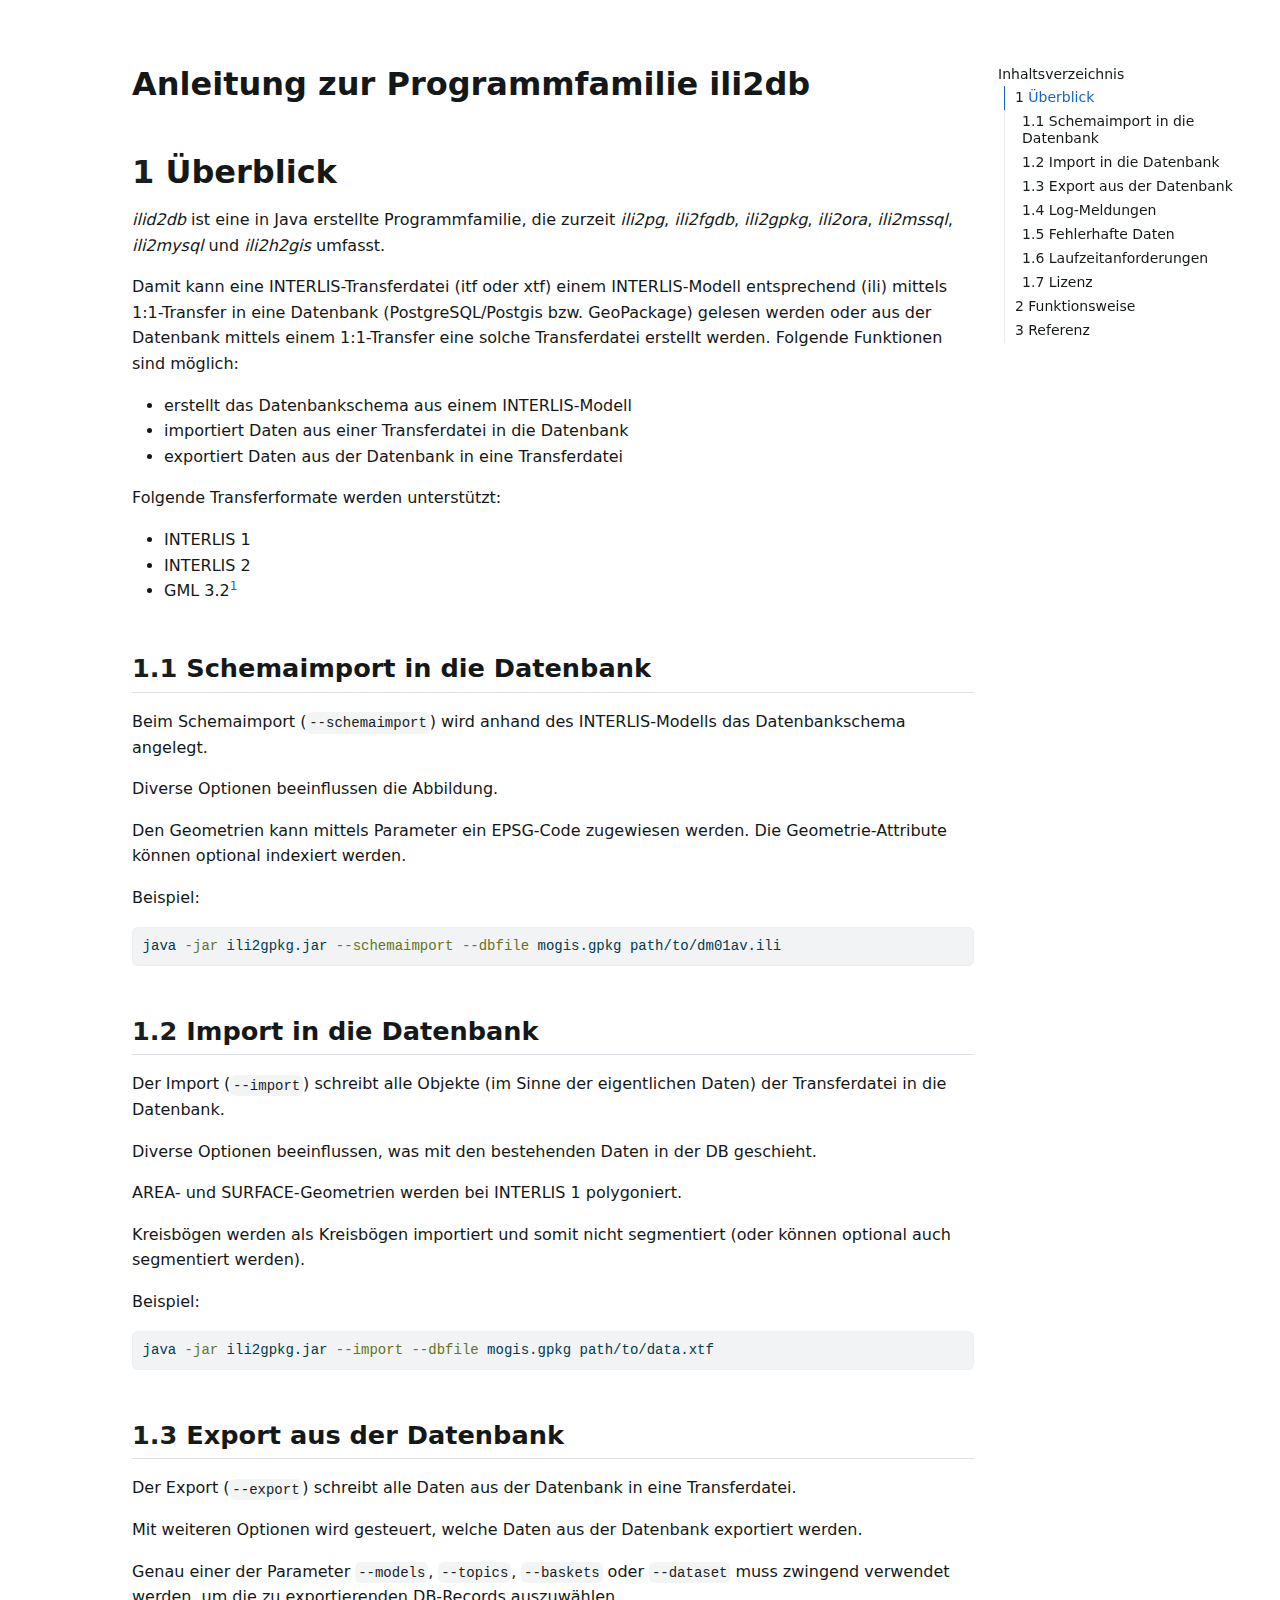
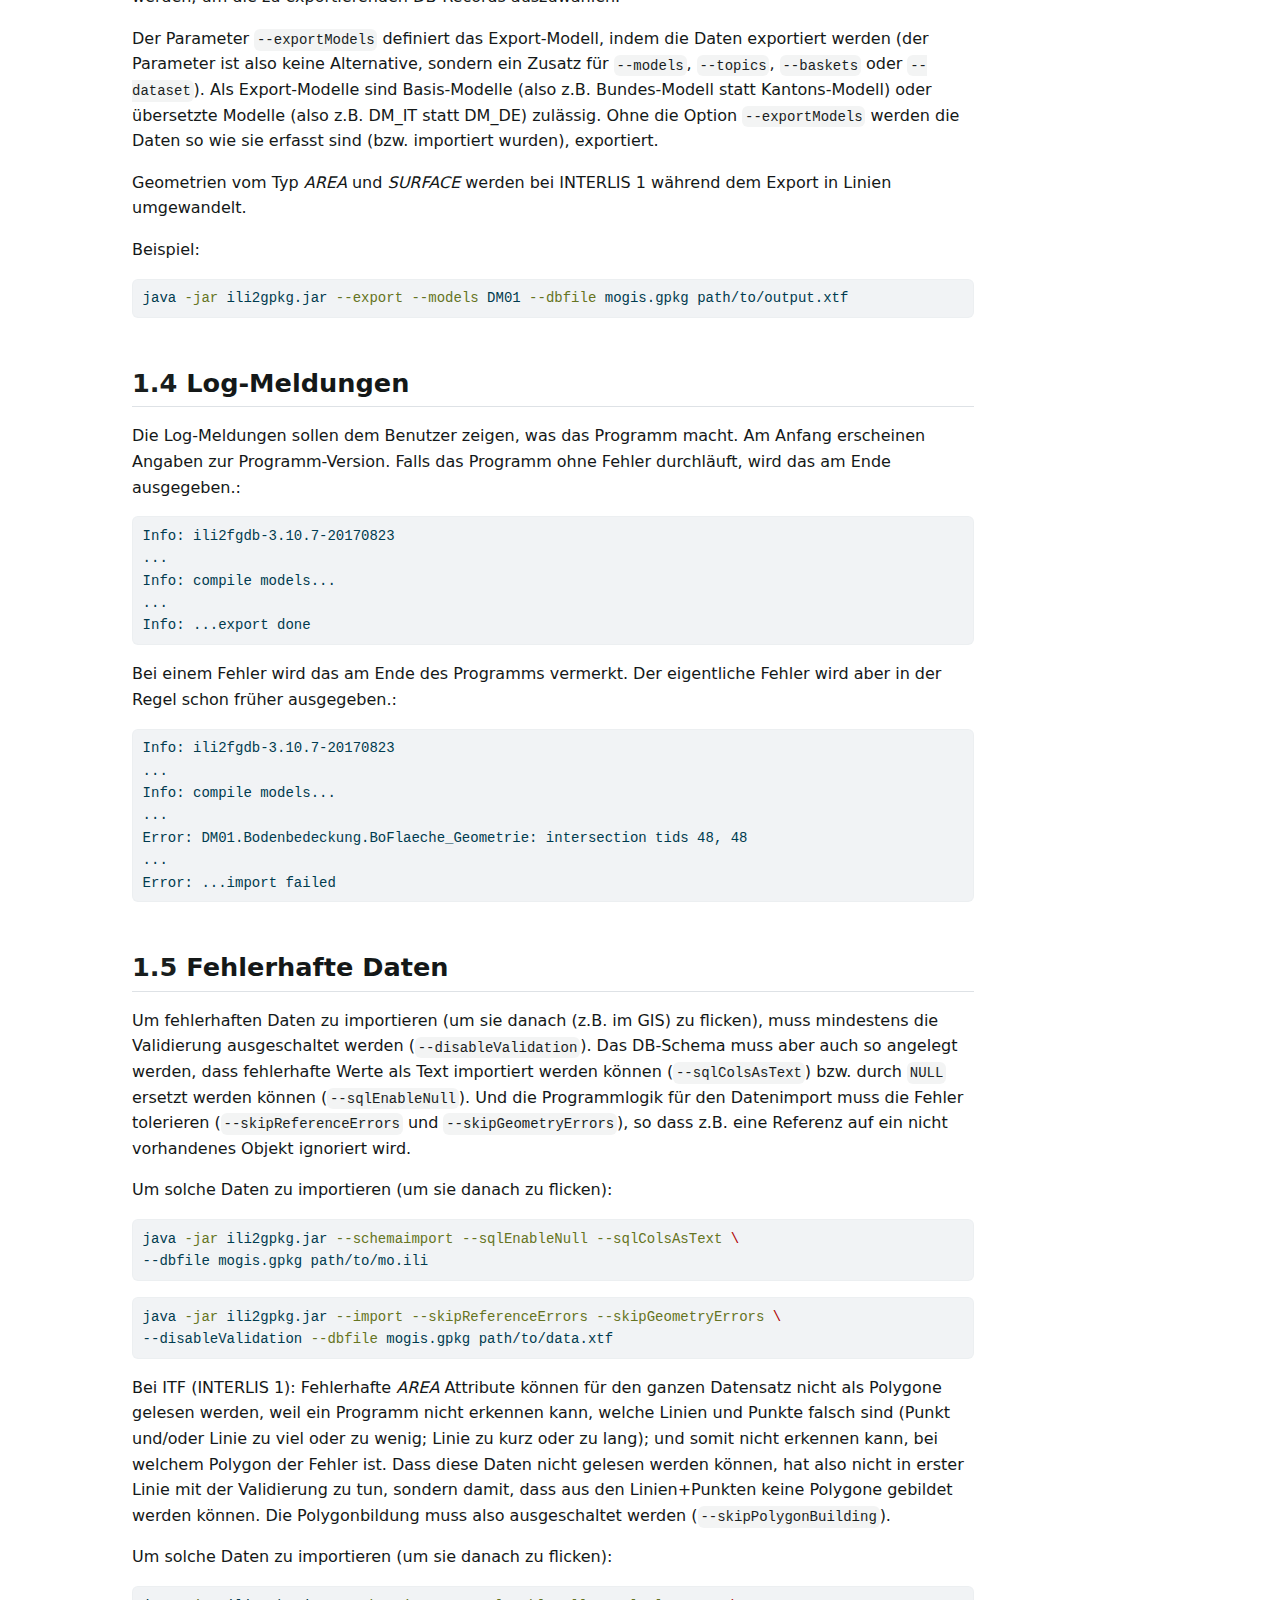
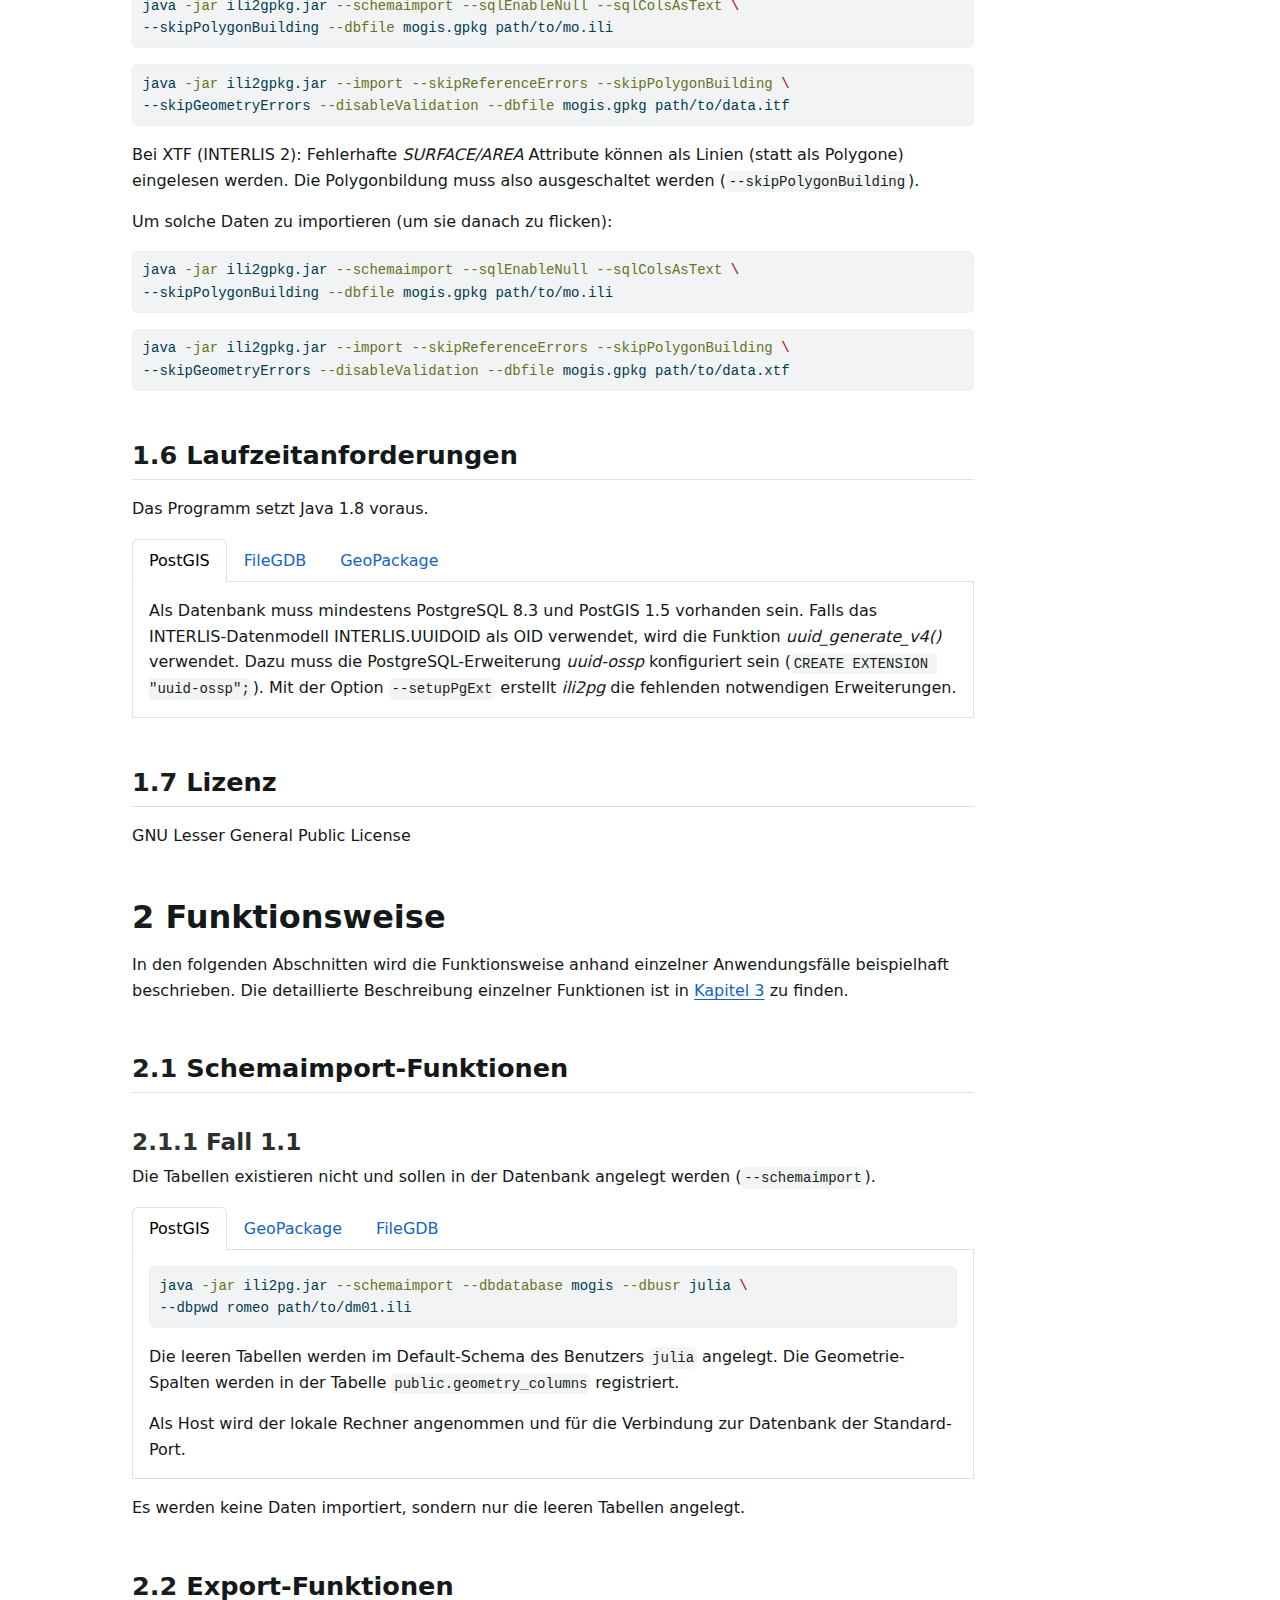
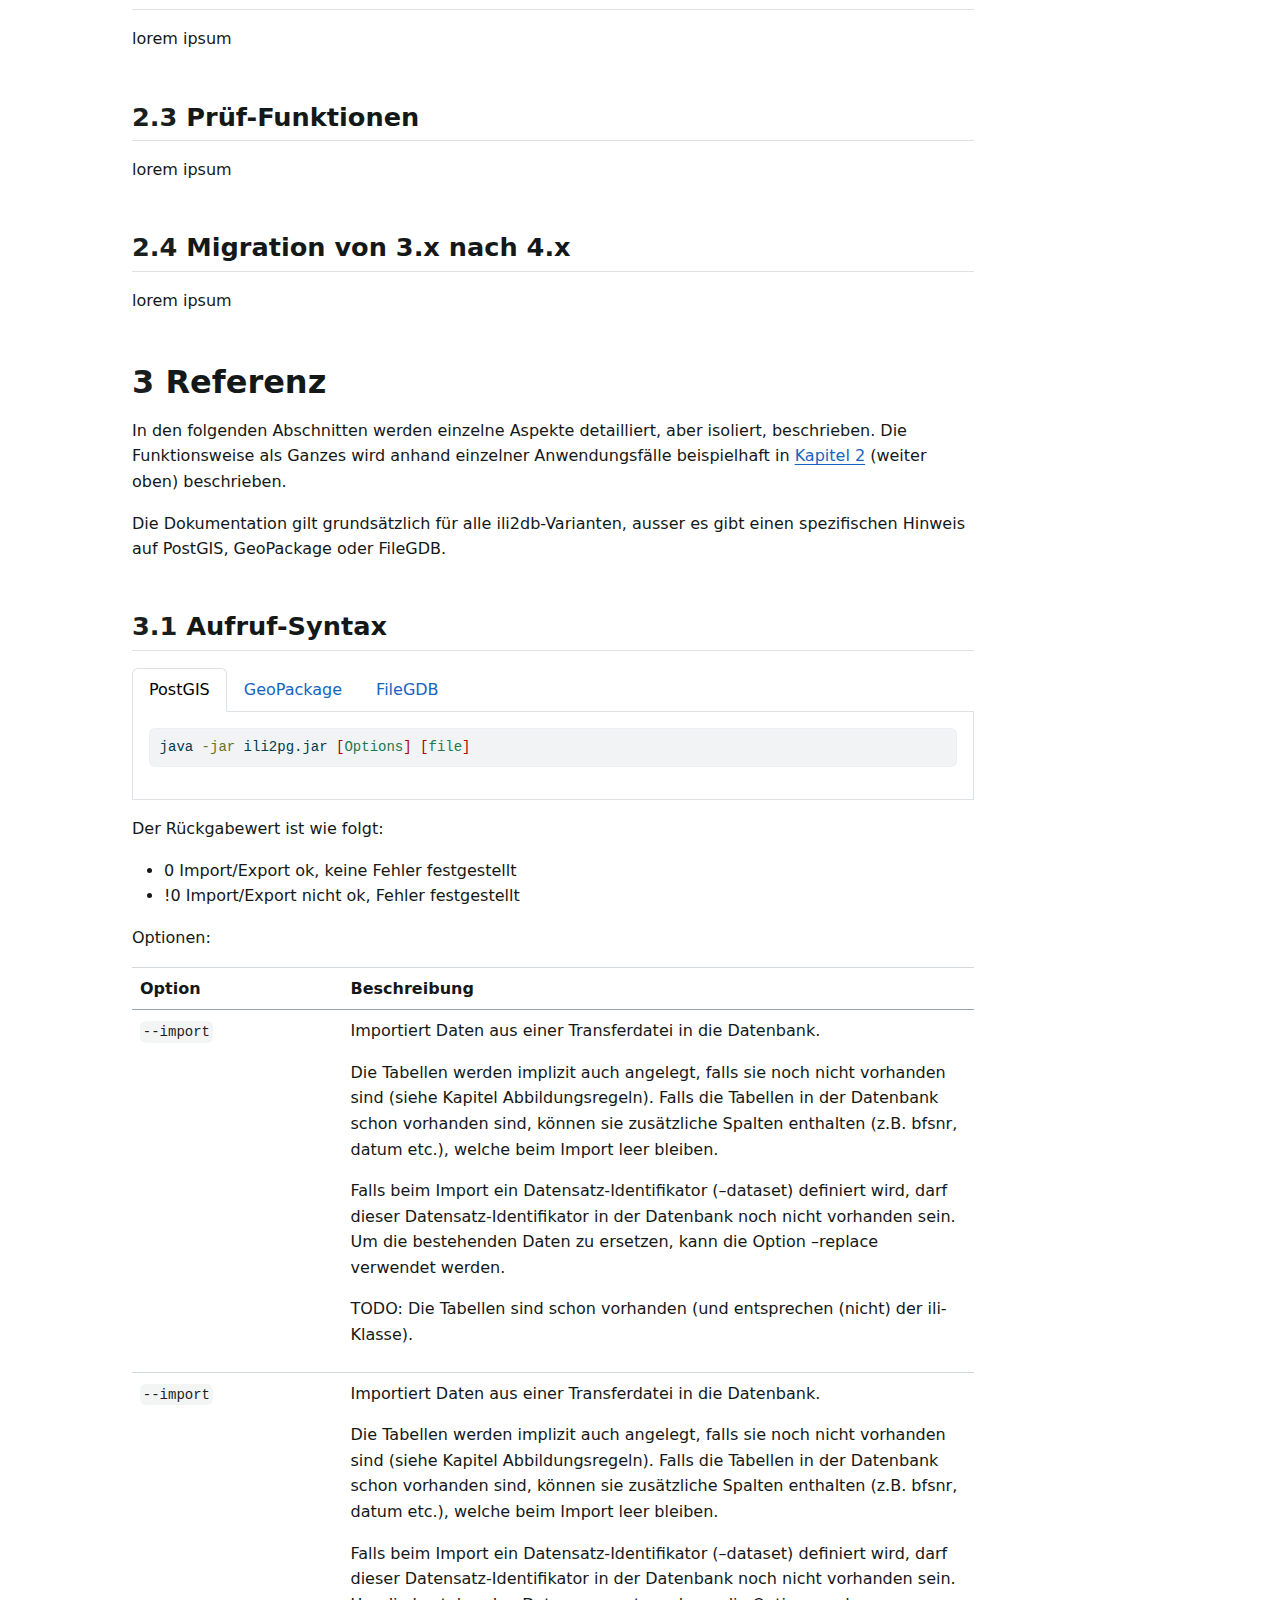
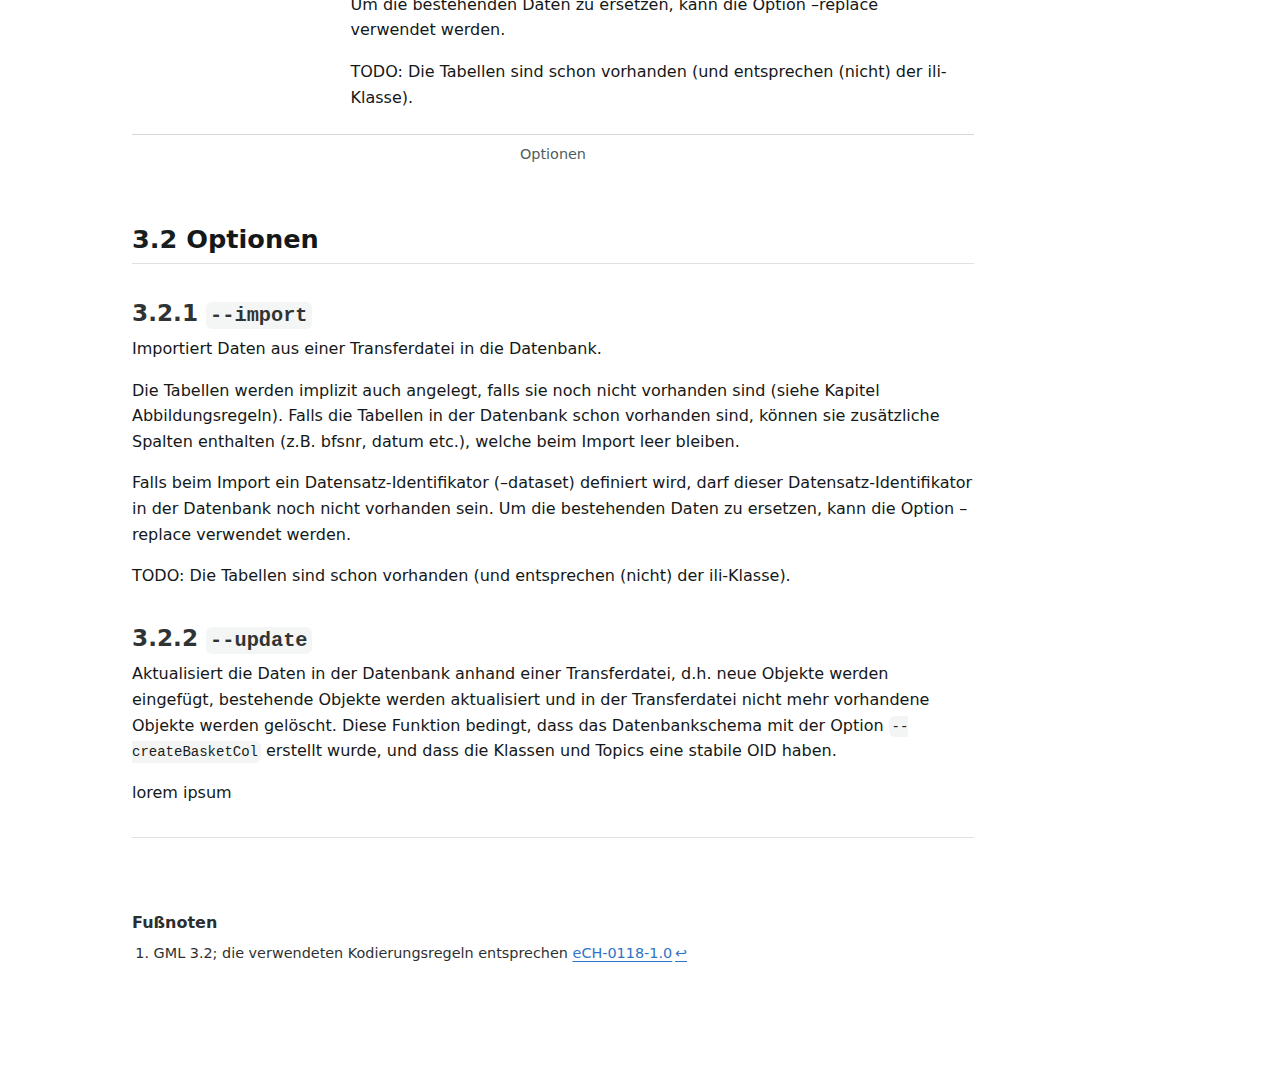
<file: index.html>
<!DOCTYPE html>
<html xmlns="http://www.w3.org/1999/xhtml" lang="de" xml:lang="de"><head>

<meta charset="utf-8">
<meta name="generator" content="quarto-1.4.551">

<meta name="viewport" content="width=device-width, initial-scale=1.0, user-scalable=yes">


<title>Anleitung zur Programmfamilie ili2db</title>
<style>
code{white-space: pre-wrap;}
span.smallcaps{font-variant: small-caps;}
div.columns{display: flex; gap: min(4vw, 1.5em);}
div.column{flex: auto; overflow-x: auto;}
div.hanging-indent{margin-left: 1.5em; text-indent: -1.5em;}
ul.task-list{list-style: none;}
ul.task-list li input[type="checkbox"] {
  width: 0.8em;
  margin: 0 0.8em 0.2em -1em; /* quarto-specific, see https://github.com/quarto-dev/quarto-cli/issues/4556 */ 
  vertical-align: middle;
}
/* CSS for syntax highlighting */
pre > code.sourceCode { white-space: pre; position: relative; }
pre > code.sourceCode > span { line-height: 1.25; }
pre > code.sourceCode > span:empty { height: 1.2em; }
.sourceCode { overflow: visible; }
code.sourceCode > span { color: inherit; text-decoration: inherit; }
div.sourceCode { margin: 1em 0; }
pre.sourceCode { margin: 0; }
@media screen {
div.sourceCode { overflow: auto; }
}
@media print {
pre > code.sourceCode { white-space: pre-wrap; }
pre > code.sourceCode > span { text-indent: -5em; padding-left: 5em; }
}
pre.numberSource code
  { counter-reset: source-line 0; }
pre.numberSource code > span
  { position: relative; left: -4em; counter-increment: source-line; }
pre.numberSource code > span > a:first-child::before
  { content: counter(source-line);
    position: relative; left: -1em; text-align: right; vertical-align: baseline;
    border: none; display: inline-block;
    -webkit-touch-callout: none; -webkit-user-select: none;
    -khtml-user-select: none; -moz-user-select: none;
    -ms-user-select: none; user-select: none;
    padding: 0 4px; width: 4em;
  }
pre.numberSource { margin-left: 3em;  padding-left: 4px; }
div.sourceCode
  {   }
@media screen {
pre > code.sourceCode > span > a:first-child::before { text-decoration: underline; }
}
</style>


<script src="ili2db_files/libs/clipboard/clipboard.min.js"></script>
<script src="ili2db_files/libs/quarto-html/quarto.js"></script>
<script src="ili2db_files/libs/quarto-html/popper.min.js"></script>
<script src="ili2db_files/libs/quarto-html/tippy.umd.min.js"></script>
<script src="ili2db_files/libs/quarto-html/anchor.min.js"></script>
<link href="ili2db_files/libs/quarto-html/tippy.css" rel="stylesheet">
<link href="ili2db_files/libs/quarto-html/quarto-syntax-highlighting.css" rel="stylesheet" id="quarto-text-highlighting-styles">
<script src="ili2db_files/libs/bootstrap/bootstrap.min.js"></script>
<link href="ili2db_files/libs/bootstrap/bootstrap-icons.css" rel="stylesheet">
<link href="ili2db_files/libs/bootstrap/bootstrap.min.css" rel="stylesheet" id="quarto-bootstrap" data-mode="light">


</head>

<body>

<div id="quarto-content" class="page-columns page-rows-contents page-layout-article">
<div id="quarto-margin-sidebar" class="sidebar margin-sidebar">
  <nav id="TOC" role="doc-toc" class="toc-active">
    <h2 id="toc-title">Inhaltsverzeichnis</h2>
   
  <ul class="collapse">
  <li><a href="#überblick" id="toc-überblick" class="nav-link active" data-scroll-target="#überblick"><span class="header-section-number">1</span> Überblick</a>
  <ul class="collapse">
  <li><a href="#schemaimport-in-die-datenbank" id="toc-schemaimport-in-die-datenbank" class="nav-link" data-scroll-target="#schemaimport-in-die-datenbank"><span class="header-section-number">1.1</span> Schemaimport in die Datenbank</a></li>
  <li><a href="#import-in-die-datenbank" id="toc-import-in-die-datenbank" class="nav-link" data-scroll-target="#import-in-die-datenbank"><span class="header-section-number">1.2</span> Import in die Datenbank</a></li>
  <li><a href="#export-aus-der-datenbank" id="toc-export-aus-der-datenbank" class="nav-link" data-scroll-target="#export-aus-der-datenbank"><span class="header-section-number">1.3</span> Export aus der Datenbank</a></li>
  <li><a href="#log-meldungen" id="toc-log-meldungen" class="nav-link" data-scroll-target="#log-meldungen"><span class="header-section-number">1.4</span> Log-Meldungen</a></li>
  <li><a href="#fehlerhafte-daten" id="toc-fehlerhafte-daten" class="nav-link" data-scroll-target="#fehlerhafte-daten"><span class="header-section-number">1.5</span> Fehlerhafte Daten</a></li>
  <li><a href="#laufzeitanforderungen" id="toc-laufzeitanforderungen" class="nav-link" data-scroll-target="#laufzeitanforderungen"><span class="header-section-number">1.6</span> Laufzeitanforderungen</a></li>
  <li><a href="#lizenz" id="toc-lizenz" class="nav-link" data-scroll-target="#lizenz"><span class="header-section-number">1.7</span> Lizenz</a></li>
  </ul></li>
  <li><a href="#sec-funktionsweise" id="toc-sec-funktionsweise" class="nav-link" data-scroll-target="#sec-funktionsweise"><span class="header-section-number">2</span> Funktionsweise</a>
  <ul class="collapse">
  <li><a href="#schemaimport-funktionen" id="toc-schemaimport-funktionen" class="nav-link" data-scroll-target="#schemaimport-funktionen"><span class="header-section-number">2.1</span> Schemaimport-Funktionen</a></li>
  <li><a href="#export-funktionen" id="toc-export-funktionen" class="nav-link" data-scroll-target="#export-funktionen"><span class="header-section-number">2.2</span> Export-Funktionen</a></li>
  <li><a href="#prüf-funktionen" id="toc-prüf-funktionen" class="nav-link" data-scroll-target="#prüf-funktionen"><span class="header-section-number">2.3</span> Prüf-Funktionen</a></li>
  <li><a href="#migration-von-3.x-nach-4.x" id="toc-migration-von-3.x-nach-4.x" class="nav-link" data-scroll-target="#migration-von-3.x-nach-4.x"><span class="header-section-number">2.4</span> Migration von 3.x nach 4.x</a></li>
  </ul></li>
  <li><a href="#sec-referenz" id="toc-sec-referenz" class="nav-link" data-scroll-target="#sec-referenz"><span class="header-section-number">3</span> Referenz</a>
  <ul class="collapse">
  <li><a href="#aufruf-syntax" id="toc-aufruf-syntax" class="nav-link" data-scroll-target="#aufruf-syntax"><span class="header-section-number">3.1</span> Aufruf-Syntax</a></li>
  <li><a href="#optionen" id="toc-optionen" class="nav-link" data-scroll-target="#optionen"><span class="header-section-number">3.2</span> Optionen</a></li>
  </ul></li>
  </ul>
</nav>
</div>
<main class="content" id="quarto-document-content">

<header id="title-block-header" class="quarto-title-block default">
<div class="quarto-title">
<h1 class="title">Anleitung zur Programmfamilie ili2db</h1>
</div>



<div class="quarto-title-meta">

    
  
    
  </div>
  


</header>


<section id="überblick" class="level1" data-number="1">
<h1 data-number="1"><span class="header-section-number">1</span> Überblick</h1>
<p><em>ilid2db</em> ist eine in Java erstellte Programmfamilie, die zurzeit <em>ili2pg</em>, <em>ili2fgdb</em>, <em>ili2gpkg</em>, <em>ili2ora</em>, <em>ili2mssql</em>, <em>ili2mysql</em> und <em>ili2h2gis</em> umfasst.</p>
<p>Damit kann eine INTERLIS-Transferdatei (itf oder xtf) einem INTERLIS-Modell entsprechend (ili) mittels 1:1-Transfer in eine Datenbank (PostgreSQL/Postgis bzw. GeoPackage) gelesen werden oder aus der Datenbank mittels einem 1:1-Transfer eine solche Transferdatei erstellt werden. Folgende Funktionen sind möglich:</p>
<ul>
<li>erstellt das Datenbankschema aus einem INTERLIS-Modell</li>
<li>importiert Daten aus einer Transferdatei in die Datenbank</li>
<li>exportiert Daten aus der Datenbank in eine Transferdatei</li>
</ul>
<p>Folgende Transferformate werden unterstützt:</p>
<ul>
<li>INTERLIS 1</li>
<li>INTERLIS 2</li>
<li>GML 3.2<a href="#fn1" class="footnote-ref" id="fnref1" role="doc-noteref"><sup>1</sup></a></li>
</ul>
<section id="schemaimport-in-die-datenbank" class="level2" data-number="1.1">
<h2 data-number="1.1" class="anchored" data-anchor-id="schemaimport-in-die-datenbank"><span class="header-section-number">1.1</span> Schemaimport in die Datenbank</h2>
<p>Beim Schemaimport (<code>--schemaimport</code>) wird anhand des INTERLIS-Modells das Datenbankschema angelegt.</p>
<p>Diverse Optionen beeinflussen die Abbildung.</p>
<p>Den Geometrien kann mittels Parameter ein EPSG-Code zugewiesen werden. Die Geometrie-Attribute können optional indexiert werden.</p>
<p>Beispiel:</p>
<div class="sourceCode" id="cb1"><pre class="sourceCode bash code-with-copy"><code class="sourceCode bash"><span id="cb1-1"><a href="#cb1-1" aria-hidden="true" tabindex="-1"></a><span class="ex">java</span> <span class="at">-jar</span> ili2gpkg.jar <span class="at">--schemaimport</span> <span class="at">--dbfile</span> mogis.gpkg path/to/dm01av.ili</span></code><button title="In die Zwischenablage kopieren" class="code-copy-button"><i class="bi"></i></button></pre></div>
</section>
<section id="import-in-die-datenbank" class="level2" data-number="1.2">
<h2 data-number="1.2" class="anchored" data-anchor-id="import-in-die-datenbank"><span class="header-section-number">1.2</span> Import in die Datenbank</h2>
<p>Der Import (<code>--import</code>) schreibt alle Objekte (im Sinne der eigentlichen Daten) der Transferdatei in die Datenbank.</p>
<p>Diverse Optionen beeinflussen, was mit den bestehenden Daten in der DB geschieht.</p>
<p>AREA- und SURFACE-Geometrien werden bei INTERLIS 1 polygoniert.</p>
<p>Kreisbögen werden als Kreisbögen importiert und somit nicht segmentiert (oder können optional auch segmentiert werden).</p>
<p>Beispiel:</p>
<div class="sourceCode" id="cb2"><pre class="sourceCode bash code-with-copy"><code class="sourceCode bash"><span id="cb2-1"><a href="#cb2-1" aria-hidden="true" tabindex="-1"></a><span class="ex">java</span> <span class="at">-jar</span> ili2gpkg.jar <span class="at">--import</span> <span class="at">--dbfile</span> mogis.gpkg path/to/data.xtf</span></code><button title="In die Zwischenablage kopieren" class="code-copy-button"><i class="bi"></i></button></pre></div>
</section>
<section id="export-aus-der-datenbank" class="level2" data-number="1.3">
<h2 data-number="1.3" class="anchored" data-anchor-id="export-aus-der-datenbank"><span class="header-section-number">1.3</span> Export aus der Datenbank</h2>
<p>Der Export (<code>--export</code>) schreibt alle Daten aus der Datenbank in eine Transferdatei.</p>
<p>Mit weiteren Optionen wird gesteuert, welche Daten aus der Datenbank exportiert werden.</p>
<p>Genau einer der Parameter <code>--models</code>, <code>--topics</code>, <code>--baskets</code> oder <code>--dataset</code> muss zwingend verwendet werden, um die zu exportierenden DB-Records auszuwählen.</p>
<p>Der Parameter <code>--exportModels</code> definiert das Export-Modell, indem die Daten exportiert werden (der Parameter ist also keine Alternative, sondern ein Zusatz für <code>--models</code>, <code>--topics</code>, <code>--baskets</code> oder <code>--dataset</code>). Als Export-Modelle sind Basis-Modelle (also z.B. Bundes-Modell statt Kantons-Modell) oder übersetzte Modelle (also z.B. DM_IT statt DM_DE) zulässig. Ohne die Option <code>--exportModels</code> werden die Daten so wie sie erfasst sind (bzw. importiert wurden), exportiert.</p>
<p>Geometrien vom Typ <em>AREA</em> und <em>SURFACE</em> werden bei INTERLIS 1 während dem Export in Linien umgewandelt.</p>
<p>Beispiel:</p>
<div class="sourceCode" id="cb3"><pre class="sourceCode bash code-with-copy"><code class="sourceCode bash"><span id="cb3-1"><a href="#cb3-1" aria-hidden="true" tabindex="-1"></a><span class="ex">java</span> <span class="at">-jar</span> ili2gpkg.jar <span class="at">--export</span> <span class="at">--models</span> DM01 <span class="at">--dbfile</span> mogis.gpkg path/to/output.xtf</span></code><button title="In die Zwischenablage kopieren" class="code-copy-button"><i class="bi"></i></button></pre></div>
</section>
<section id="log-meldungen" class="level2" data-number="1.4">
<h2 data-number="1.4" class="anchored" data-anchor-id="log-meldungen"><span class="header-section-number">1.4</span> Log-Meldungen</h2>
<p>Die Log-Meldungen sollen dem Benutzer zeigen, was das Programm macht. Am Anfang erscheinen Angaben zur Programm-Version. Falls das Programm ohne Fehler durchläuft, wird das am Ende ausgegeben.:</p>
<div class="sourceCode" id="cb4"><pre class="sourceCode bash code-with-copy"><code class="sourceCode bash"><span id="cb4-1"><a href="#cb4-1" aria-hidden="true" tabindex="-1"></a><span class="ex">Info:</span> ili2fgdb-3.10.7-20170823</span>
<span id="cb4-2"><a href="#cb4-2" aria-hidden="true" tabindex="-1"></a><span class="ex">...</span></span>
<span id="cb4-3"><a href="#cb4-3" aria-hidden="true" tabindex="-1"></a><span class="ex">Info:</span> compile models...</span>
<span id="cb4-4"><a href="#cb4-4" aria-hidden="true" tabindex="-1"></a><span class="ex">...</span></span>
<span id="cb4-5"><a href="#cb4-5" aria-hidden="true" tabindex="-1"></a><span class="ex">Info:</span> ...export done</span></code><button title="In die Zwischenablage kopieren" class="code-copy-button"><i class="bi"></i></button></pre></div>
<p>Bei einem Fehler wird das am Ende des Programms vermerkt. Der eigentliche Fehler wird aber in der Regel schon früher ausgegeben.:</p>
<div class="sourceCode" id="cb5"><pre class="sourceCode bash code-with-copy"><code class="sourceCode bash"><span id="cb5-1"><a href="#cb5-1" aria-hidden="true" tabindex="-1"></a><span class="ex">Info:</span> ili2fgdb-3.10.7-20170823</span>
<span id="cb5-2"><a href="#cb5-2" aria-hidden="true" tabindex="-1"></a><span class="ex">...</span></span>
<span id="cb5-3"><a href="#cb5-3" aria-hidden="true" tabindex="-1"></a><span class="ex">Info:</span> compile models...</span>
<span id="cb5-4"><a href="#cb5-4" aria-hidden="true" tabindex="-1"></a><span class="ex">...</span></span>
<span id="cb5-5"><a href="#cb5-5" aria-hidden="true" tabindex="-1"></a><span class="ex">Error:</span> DM01.Bodenbedeckung.BoFlaeche_Geometrie: intersection tids 48, 48</span>
<span id="cb5-6"><a href="#cb5-6" aria-hidden="true" tabindex="-1"></a><span class="ex">...</span></span>
<span id="cb5-7"><a href="#cb5-7" aria-hidden="true" tabindex="-1"></a><span class="ex">Error:</span> ...import failed</span></code><button title="In die Zwischenablage kopieren" class="code-copy-button"><i class="bi"></i></button></pre></div>
</section>
<section id="fehlerhafte-daten" class="level2" data-number="1.5">
<h2 data-number="1.5" class="anchored" data-anchor-id="fehlerhafte-daten"><span class="header-section-number">1.5</span> Fehlerhafte Daten</h2>
<p>Um fehlerhaften Daten zu importieren (um sie danach (z.B. im GIS) zu flicken), muss mindestens die Validierung ausgeschaltet werden (<code>--disableValidation</code>). Das DB-Schema muss aber auch so angelegt werden, dass fehlerhafte Werte als Text importiert werden können (<code>--sqlColsAsText</code>) bzw. durch <code>NULL</code> ersetzt werden können (<code>--sqlEnableNull</code>). Und die Programmlogik für den Datenimport muss die Fehler tolerieren (<code>--skipReferenceErrors</code> und <code>--skipGeometryErrors</code>), so dass z.B. eine Referenz auf ein nicht vorhandenes Objekt ignoriert wird.</p>
<p>Um solche Daten zu importieren (um sie danach zu flicken):</p>
<div class="sourceCode" id="cb6"><pre class="sourceCode bash code-with-copy"><code class="sourceCode bash"><span id="cb6-1"><a href="#cb6-1" aria-hidden="true" tabindex="-1"></a><span class="ex">java</span> <span class="at">-jar</span> ili2gpkg.jar <span class="at">--schemaimport</span> <span class="at">--sqlEnableNull</span> <span class="at">--sqlColsAsText</span> <span class="dt">\</span></span>
<span id="cb6-2"><a href="#cb6-2" aria-hidden="true" tabindex="-1"></a>--dbfile mogis.gpkg path/to/mo.ili</span></code><button title="In die Zwischenablage kopieren" class="code-copy-button"><i class="bi"></i></button></pre></div>
<div class="sourceCode" id="cb7"><pre class="sourceCode bash code-with-copy"><code class="sourceCode bash"><span id="cb7-1"><a href="#cb7-1" aria-hidden="true" tabindex="-1"></a><span class="ex">java</span> <span class="at">-jar</span> ili2gpkg.jar <span class="at">--import</span> <span class="at">--skipReferenceErrors</span> <span class="at">--skipGeometryErrors</span> <span class="dt">\</span></span>
<span id="cb7-2"><a href="#cb7-2" aria-hidden="true" tabindex="-1"></a>--disableValidation <span class="at">--dbfile</span> mogis.gpkg path/to/data.xtf</span></code><button title="In die Zwischenablage kopieren" class="code-copy-button"><i class="bi"></i></button></pre></div>
<p>Bei ITF (INTERLIS 1): Fehlerhafte <em>AREA</em> Attribute können für den ganzen Datensatz nicht als Polygone gelesen werden, weil ein Programm nicht erkennen kann, welche Linien und Punkte falsch sind (Punkt und/oder Linie zu viel oder zu wenig; Linie zu kurz oder zu lang); und somit nicht erkennen kann, bei welchem Polygon der Fehler ist. Dass diese Daten nicht gelesen werden können, hat also nicht in erster Linie mit der Validierung zu tun, sondern damit, dass aus den Linien+Punkten keine Polygone gebildet werden können. Die Polygonbildung muss also ausgeschaltet werden (<code>--skipPolygonBuilding</code>).</p>
<p>Um solche Daten zu importieren (um sie danach zu flicken):</p>
<div class="sourceCode" id="cb8"><pre class="sourceCode bash code-with-copy"><code class="sourceCode bash"><span id="cb8-1"><a href="#cb8-1" aria-hidden="true" tabindex="-1"></a><span class="ex">java</span> <span class="at">-jar</span> ili2gpkg.jar <span class="at">--schemaimport</span> <span class="at">--sqlEnableNull</span> <span class="at">--sqlColsAsText</span> <span class="dt">\</span></span>
<span id="cb8-2"><a href="#cb8-2" aria-hidden="true" tabindex="-1"></a>--skipPolygonBuilding <span class="at">--dbfile</span> mogis.gpkg path/to/mo.ili</span></code><button title="In die Zwischenablage kopieren" class="code-copy-button"><i class="bi"></i></button></pre></div>
<div class="sourceCode" id="cb9"><pre class="sourceCode bash code-with-copy"><code class="sourceCode bash"><span id="cb9-1"><a href="#cb9-1" aria-hidden="true" tabindex="-1"></a><span class="ex">java</span> <span class="at">-jar</span> ili2gpkg.jar <span class="at">--import</span> <span class="at">--skipReferenceErrors</span> <span class="at">--skipPolygonBuilding</span> <span class="dt">\</span></span>
<span id="cb9-2"><a href="#cb9-2" aria-hidden="true" tabindex="-1"></a>--skipGeometryErrors <span class="at">--disableValidation</span> <span class="at">--dbfile</span> mogis.gpkg path/to/data.itf</span></code><button title="In die Zwischenablage kopieren" class="code-copy-button"><i class="bi"></i></button></pre></div>
<p>Bei XTF (INTERLIS 2): Fehlerhafte <em>SURFACE/AREA</em> Attribute können als Linien (statt als Polygone) eingelesen werden. Die Polygonbildung muss also ausgeschaltet werden (<code>--skipPolygonBuilding</code>).</p>
<p>Um solche Daten zu importieren (um sie danach zu flicken):</p>
<div class="sourceCode" id="cb10"><pre class="sourceCode bash code-with-copy"><code class="sourceCode bash"><span id="cb10-1"><a href="#cb10-1" aria-hidden="true" tabindex="-1"></a><span class="ex">java</span> <span class="at">-jar</span> ili2gpkg.jar <span class="at">--schemaimport</span> <span class="at">--sqlEnableNull</span> <span class="at">--sqlColsAsText</span> <span class="dt">\</span></span>
<span id="cb10-2"><a href="#cb10-2" aria-hidden="true" tabindex="-1"></a>--skipPolygonBuilding <span class="at">--dbfile</span> mogis.gpkg path/to/mo.ili</span></code><button title="In die Zwischenablage kopieren" class="code-copy-button"><i class="bi"></i></button></pre></div>
<div class="sourceCode" id="cb11"><pre class="sourceCode bash code-with-copy"><code class="sourceCode bash"><span id="cb11-1"><a href="#cb11-1" aria-hidden="true" tabindex="-1"></a><span class="ex">java</span> <span class="at">-jar</span> ili2gpkg.jar <span class="at">--import</span> <span class="at">--skipReferenceErrors</span> <span class="at">--skipPolygonBuilding</span> <span class="dt">\</span></span>
<span id="cb11-2"><a href="#cb11-2" aria-hidden="true" tabindex="-1"></a>--skipGeometryErrors <span class="at">--disableValidation</span> <span class="at">--dbfile</span> mogis.gpkg path/to/data.xtf</span></code><button title="In die Zwischenablage kopieren" class="code-copy-button"><i class="bi"></i></button></pre></div>
</section>
<section id="laufzeitanforderungen" class="level2" data-number="1.6">
<h2 data-number="1.6" class="anchored" data-anchor-id="laufzeitanforderungen"><span class="header-section-number">1.6</span> Laufzeitanforderungen</h2>
<p>Das Programm setzt Java 1.8 voraus.</p>
<div class="tabset-margin-container"></div><div class="panel-tabset">
<ul class="nav nav-tabs" role="tablist"><li class="nav-item" role="presentation"><a class="nav-link active" id="tabset-1-1-tab" data-bs-toggle="tab" data-bs-target="#tabset-1-1" role="tab" aria-controls="tabset-1-1" aria-selected="true" href="">PostGIS</a></li><li class="nav-item" role="presentation"><a class="nav-link" id="tabset-1-2-tab" data-bs-toggle="tab" data-bs-target="#tabset-1-2" role="tab" aria-controls="tabset-1-2" aria-selected="false" href="">FileGDB</a></li><li class="nav-item" role="presentation"><a class="nav-link" id="tabset-1-3-tab" data-bs-toggle="tab" data-bs-target="#tabset-1-3" role="tab" aria-controls="tabset-1-3" aria-selected="false" href="">GeoPackage</a></li></ul>
<div class="tab-content">
<div id="tabset-1-1" class="tab-pane active" role="tabpanel" aria-labelledby="tabset-1-1-tab">
<p>Als Datenbank muss mindestens PostgreSQL 8.3 und PostGIS 1.5 vorhanden sein. Falls das INTERLIS-Datenmodell INTERLIS.UUIDOID als OID verwendet, wird die Funktion <em>uuid_generate_v4()</em> verwendet. Dazu muss die PostgreSQL-Erweiterung <em>uuid-ossp</em> konfiguriert sein (<code>CREATE EXTENSION "uuid-ossp";</code>). Mit der Option <code>--setupPgExt</code> erstellt <em>ili2pg</em> die fehlenden notwendigen Erweiterungen.</p>
</div>
<div id="tabset-1-2" class="tab-pane" role="tabpanel" aria-labelledby="tabset-1-2-tab">
<p>Es muss <a href="https://www.microsoft.com/en-us/download/details.aspx?id=48145">Visual Studio 2015 C and C++ Runtimes</a> installiert sein. Je nach Java Version (Die Java Version ist massgebend, nicht die Windows Version) muss die 32-bit oder 64-bit Version dieser Laufzeitbibliothek installiert sein. Falls diese Laufzeitbibliothek nicht installiert ist, gibt es einen Fehler beim laden der FileGDB.dll. Zur Laufzeit entpackt <em>ili2fgdb</em> zwei DLLs/Shared-Libraries und lädt diese. Der Benutzer benötigt also die Berechtigungen, um diese Bibliotheken zu laden.</p>
</div>
<div id="tabset-1-3" class="tab-pane" role="tabpanel" aria-labelledby="tabset-1-3-tab">
<p>Zur Laufzeit entpackt ili2gpkg eine DLL/Shared-Library und lädt diese. Der Benutzer benötigt also die Berechtigungen, um die Bibliothek zu laden.</p>
</div>
</div>
</div>
</section>
<section id="lizenz" class="level2" data-number="1.7">
<h2 data-number="1.7" class="anchored" data-anchor-id="lizenz"><span class="header-section-number">1.7</span> Lizenz</h2>
<p>GNU Lesser General Public License</p>
</section>
</section>
<section id="sec-funktionsweise" class="level1" data-number="2">
<h1 data-number="2"><span class="header-section-number">2</span> Funktionsweise</h1>
<p>In den folgenden Abschnitten wird die Funktionsweise anhand einzelner Anwendungsfälle beispielhaft beschrieben. Die detaillierte Beschreibung einzelner Funktionen ist in <a href="#sec-referenz" class="quarto-xref">Kapitel&nbsp;3</a> zu finden.</p>
<section id="schemaimport-funktionen" class="level2" data-number="2.1">
<h2 data-number="2.1" class="anchored" data-anchor-id="schemaimport-funktionen"><span class="header-section-number">2.1</span> Schemaimport-Funktionen</h2>
<section id="fall-1.1" class="level3" data-number="2.1.1">
<h3 data-number="2.1.1" class="anchored" data-anchor-id="fall-1.1"><span class="header-section-number">2.1.1</span> Fall 1.1</h3>
<p>Die Tabellen existieren nicht und sollen in der Datenbank angelegt werden (<code>--schemaimport</code>).</p>
<div class="tabset-margin-container"></div><div class="panel-tabset">
<ul class="nav nav-tabs" role="tablist"><li class="nav-item" role="presentation"><a class="nav-link active" id="tabset-2-1-tab" data-bs-toggle="tab" data-bs-target="#tabset-2-1" role="tab" aria-controls="tabset-2-1" aria-selected="true" href="">PostGIS</a></li><li class="nav-item" role="presentation"><a class="nav-link" id="tabset-2-2-tab" data-bs-toggle="tab" data-bs-target="#tabset-2-2" role="tab" aria-controls="tabset-2-2" aria-selected="false" href="">GeoPackage</a></li><li class="nav-item" role="presentation"><a class="nav-link" id="tabset-2-3-tab" data-bs-toggle="tab" data-bs-target="#tabset-2-3" role="tab" aria-controls="tabset-2-3" aria-selected="false" href="">FileGDB</a></li></ul>
<div class="tab-content">
<div id="tabset-2-1" class="tab-pane active" role="tabpanel" aria-labelledby="tabset-2-1-tab">
<div class="sourceCode" id="cb12"><pre class="sourceCode bash code-with-copy"><code class="sourceCode bash"><span id="cb12-1"><a href="#cb12-1" aria-hidden="true" tabindex="-1"></a><span class="ex">java</span> <span class="at">-jar</span> ili2pg.jar <span class="at">--schemaimport</span> <span class="at">--dbdatabase</span> mogis <span class="at">--dbusr</span> julia <span class="dt">\</span></span>
<span id="cb12-2"><a href="#cb12-2" aria-hidden="true" tabindex="-1"></a>--dbpwd romeo path/to/dm01.ili</span></code><button title="In die Zwischenablage kopieren" class="code-copy-button"><i class="bi"></i></button></pre></div>
<p>Die leeren Tabellen werden im Default-Schema des Benutzers <code>julia</code> angelegt. Die Geometrie-Spalten werden in der Tabelle <code>public.geometry_columns</code> registriert.</p>
<p>Als Host wird der lokale Rechner angenommen und für die Verbindung zur Datenbank der Standard-Port.</p>
</div>
<div id="tabset-2-2" class="tab-pane" role="tabpanel" aria-labelledby="tabset-2-2-tab">
<div class="sourceCode" id="cb13"><pre class="sourceCode bash code-with-copy"><code class="sourceCode bash"><span id="cb13-1"><a href="#cb13-1" aria-hidden="true" tabindex="-1"></a><span class="ex">java</span> <span class="at">-jar</span> ili2gpkg.jar <span class="at">--schemaimport</span> <span class="at">--dbfile</span> mogis.gpkg path/to/dm01.ili</span></code><button title="In die Zwischenablage kopieren" class="code-copy-button"><i class="bi"></i></button></pre></div>
<p>Die Geometrie-Spalten werden in den Tabellen <code>gpkg_contents</code> und <code>gpkg_geometry_columns</code> registriert.</p>
<p>Falls die Datei mogis.gpkg noch nicht existiert, wird sie erzeugt und mit den für GeoPackage nötigen Metatabellen initialisiert. Falls die Datei schon existiert, werden die Tabellen ergänzt.</p>
</div>
<div id="tabset-2-3" class="tab-pane" role="tabpanel" aria-labelledby="tabset-2-3-tab">
<div class="sourceCode" id="cb14"><pre class="sourceCode bash code-with-copy"><code class="sourceCode bash"><span id="cb14-1"><a href="#cb14-1" aria-hidden="true" tabindex="-1"></a><span class="ex">java</span> <span class="at">-jar</span> ili2fgdb.jar <span class="at">--schemaimport</span> <span class="at">--dbfile</span> mogis.gdb path/to/dm01.ili</span></code><button title="In die Zwischenablage kopieren" class="code-copy-button"><i class="bi"></i></button></pre></div>
<p>Falls die Datei mogis.gdb noch nicht existiert, wird sie erzeugt. Falls die Datei schon existiert, werden die Tabellen ergänzt.</p>
</div>
</div>
</div>
<p>Es werden keine Daten importiert, sondern nur die leeren Tabellen angelegt.</p>
</section>
</section>
<section id="export-funktionen" class="level2" data-number="2.2">
<h2 data-number="2.2" class="anchored" data-anchor-id="export-funktionen"><span class="header-section-number">2.2</span> Export-Funktionen</h2>
<p>lorem ipsum</p>
</section>
<section id="prüf-funktionen" class="level2" data-number="2.3">
<h2 data-number="2.3" class="anchored" data-anchor-id="prüf-funktionen"><span class="header-section-number">2.3</span> Prüf-Funktionen</h2>
<p>lorem ipsum</p>
</section>
<section id="migration-von-3.x-nach-4.x" class="level2" data-number="2.4">
<h2 data-number="2.4" class="anchored" data-anchor-id="migration-von-3.x-nach-4.x"><span class="header-section-number">2.4</span> Migration von 3.x nach 4.x</h2>
<p>lorem ipsum</p>
</section>
</section>
<section id="sec-referenz" class="level1" data-number="3">
<h1 data-number="3"><span class="header-section-number">3</span> Referenz</h1>
<p>In den folgenden Abschnitten werden einzelne Aspekte detailliert, aber isoliert, beschrieben. Die Funktionsweise als Ganzes wird anhand einzelner Anwendungsfälle beispielhaft in <a href="#sec-funktionsweise" class="quarto-xref">Kapitel&nbsp;2</a> (weiter oben) beschrieben.</p>
<p>Die Dokumentation gilt grundsätzlich für alle ili2db-Varianten, ausser es gibt einen spezifischen Hinweis auf PostGIS, GeoPackage oder FileGDB.</p>
<section id="aufruf-syntax" class="level2" data-number="3.1">
<h2 data-number="3.1" class="anchored" data-anchor-id="aufruf-syntax"><span class="header-section-number">3.1</span> Aufruf-Syntax</h2>
<div class="tabset-margin-container"></div><div class="panel-tabset">
<ul class="nav nav-tabs" role="tablist"><li class="nav-item" role="presentation"><a class="nav-link active" id="tabset-3-1-tab" data-bs-toggle="tab" data-bs-target="#tabset-3-1" role="tab" aria-controls="tabset-3-1" aria-selected="true" href="">PostGIS</a></li><li class="nav-item" role="presentation"><a class="nav-link" id="tabset-3-2-tab" data-bs-toggle="tab" data-bs-target="#tabset-3-2" role="tab" aria-controls="tabset-3-2" aria-selected="false" href="">GeoPackage</a></li><li class="nav-item" role="presentation"><a class="nav-link" id="tabset-3-3-tab" data-bs-toggle="tab" data-bs-target="#tabset-3-3" role="tab" aria-controls="tabset-3-3" aria-selected="false" href="">FileGDB</a></li></ul>
<div class="tab-content">
<div id="tabset-3-1" class="tab-pane active" role="tabpanel" aria-labelledby="tabset-3-1-tab">
<div class="sourceCode" id="cb15"><pre class="sourceCode bash code-with-copy"><code class="sourceCode bash"><span id="cb15-1"><a href="#cb15-1" aria-hidden="true" tabindex="-1"></a><span class="ex">java</span> <span class="at">-jar</span> ili2pg.jar <span class="pp">[</span><span class="ss">Options</span><span class="pp">]</span> <span class="pp">[</span><span class="ss">file</span><span class="pp">]</span></span></code><button title="In die Zwischenablage kopieren" class="code-copy-button"><i class="bi"></i></button></pre></div>
</div>
<div id="tabset-3-2" class="tab-pane" role="tabpanel" aria-labelledby="tabset-3-2-tab">
<div class="sourceCode" id="cb16"><pre class="sourceCode bash code-with-copy"><code class="sourceCode bash"><span id="cb16-1"><a href="#cb16-1" aria-hidden="true" tabindex="-1"></a><span class="ex">java</span> <span class="at">-jar</span> ili2fgdb.jar <span class="pp">[</span><span class="ss">Options</span><span class="pp">]</span> <span class="pp">[</span><span class="ss">file</span><span class="pp">]</span></span></code><button title="In die Zwischenablage kopieren" class="code-copy-button"><i class="bi"></i></button></pre></div>
</div>
<div id="tabset-3-3" class="tab-pane" role="tabpanel" aria-labelledby="tabset-3-3-tab">
<div class="sourceCode" id="cb17"><pre class="sourceCode bash code-with-copy"><code class="sourceCode bash"><span id="cb17-1"><a href="#cb17-1" aria-hidden="true" tabindex="-1"></a><span class="ex">java</span> <span class="at">-jar</span> ili2fgdb.jar <span class="pp">[</span><span class="ss">Options</span><span class="pp">]</span> <span class="pp">[</span><span class="ss">file</span><span class="pp">]</span></span></code><button title="In die Zwischenablage kopieren" class="code-copy-button"><i class="bi"></i></button></pre></div>
</div>
</div>
</div>
<p>Der Rückgabewert ist wie folgt:</p>
<ul>
<li>0 Import/Export ok, keine Fehler festgestellt</li>
<li>!0 Import/Export nicht ok, Fehler festgestellt</li>
</ul>
<p>Optionen:</p>
<table class="table">
<caption>Optionen</caption>
<colgroup>
<col style="width: 25%">
<col style="width: 75%">
</colgroup>
<thead>
<tr class="header">
<th>Option</th>
<th>Beschreibung</th>
</tr>
</thead>
<tbody>
<tr class="odd">
<td><code>--import</code></td>
<td><p>Importiert Daten aus einer Transferdatei in die Datenbank.</p>
<p>Die Tabellen werden implizit auch angelegt, falls sie noch nicht vorhanden sind (siehe Kapitel Abbildungsregeln). Falls die Tabellen in der Datenbank schon vorhanden sind, können sie zusätzliche Spalten enthalten (z.B. bfsnr, datum etc.), welche beim Import leer bleiben.</p>
<p>Falls beim Import ein Datensatz-Identifikator (–dataset) definiert wird, darf dieser Datensatz-Identifikator in der Datenbank noch nicht vorhanden sein. Um die bestehenden Daten zu ersetzen, kann die Option –replace verwendet werden.</p>
<p>TODO: Die Tabellen sind schon vorhanden (und entsprechen (nicht) der ili-Klasse).</p></td>
</tr>
<tr class="even">
<td><code>--import</code></td>
<td><p>Importiert Daten aus einer Transferdatei in die Datenbank.</p>
<p>Die Tabellen werden implizit auch angelegt, falls sie noch nicht vorhanden sind (siehe Kapitel Abbildungsregeln). Falls die Tabellen in der Datenbank schon vorhanden sind, können sie zusätzliche Spalten enthalten (z.B. bfsnr, datum etc.), welche beim Import leer bleiben.</p>
<p>Falls beim Import ein Datensatz-Identifikator (–dataset) definiert wird, darf dieser Datensatz-Identifikator in der Datenbank noch nicht vorhanden sein. Um die bestehenden Daten zu ersetzen, kann die Option –replace verwendet werden.</p>
<p>TODO: Die Tabellen sind schon vorhanden (und entsprechen (nicht) der ili-Klasse).</p></td>
</tr>
</tbody>
</table>
</section>
<section id="optionen" class="level2" data-number="3.2">
<h2 data-number="3.2" class="anchored" data-anchor-id="optionen"><span class="header-section-number">3.2</span> Optionen</h2>
<section id="import" class="level3" data-number="3.2.1">
<h3 data-number="3.2.1" class="anchored" data-anchor-id="import"><span class="header-section-number">3.2.1</span> <code>--import</code></h3>
<p>Importiert Daten aus einer Transferdatei in die Datenbank.</p>
<p>Die Tabellen werden implizit auch angelegt, falls sie noch nicht vorhanden sind (siehe Kapitel Abbildungsregeln). Falls die Tabellen in der Datenbank schon vorhanden sind, können sie zusätzliche Spalten enthalten (z.B. bfsnr, datum etc.), welche beim Import leer bleiben.</p>
<p>Falls beim Import ein Datensatz-Identifikator (–dataset) definiert wird, darf dieser Datensatz-Identifikator in der Datenbank noch nicht vorhanden sein. Um die bestehenden Daten zu ersetzen, kann die Option –replace verwendet werden.</p>
<p>TODO: Die Tabellen sind schon vorhanden (und entsprechen (nicht) der ili-Klasse).</p>
</section>
<section id="update" class="level3" data-number="3.2.2">
<h3 data-number="3.2.2" class="anchored" data-anchor-id="update"><span class="header-section-number">3.2.2</span> <code>--update</code></h3>
<p>Aktualisiert die Daten in der Datenbank anhand einer Transferdatei, d.h. neue Objekte werden eingefügt, bestehende Objekte werden aktualisiert und in der Transferdatei nicht mehr vorhandene Objekte werden gelöscht. Diese Funktion bedingt, dass das Datenbankschema mit der Option <code>--createBasketCol</code> erstellt wurde, und dass die Klassen und Topics eine stabile OID haben.</p>
<p>lorem ipsum</p>
</section>
</section>
</section>


<div id="quarto-appendix" class="default"><section id="footnotes" class="footnotes footnotes-end-of-document" role="doc-endnotes"><h2 class="anchored quarto-appendix-heading">Fußnoten</h2>

<ol>
<li id="fn1"><p>GML 3.2; die verwendeten Kodierungsregeln entsprechen <a href="https://ech.ch/de/ech/ech-0118/1.0">eCH-0118-1.0</a><a href="#fnref1" class="footnote-back" role="doc-backlink">↩︎</a></p></li>
</ol>
</section></div></main>
<!-- /main column -->
<script id="quarto-html-after-body" type="application/javascript">
window.document.addEventListener("DOMContentLoaded", function (event) {
  const toggleBodyColorMode = (bsSheetEl) => {
    const mode = bsSheetEl.getAttribute("data-mode");
    const bodyEl = window.document.querySelector("body");
    if (mode === "dark") {
      bodyEl.classList.add("quarto-dark");
      bodyEl.classList.remove("quarto-light");
    } else {
      bodyEl.classList.add("quarto-light");
      bodyEl.classList.remove("quarto-dark");
    }
  }
  const toggleBodyColorPrimary = () => {
    const bsSheetEl = window.document.querySelector("link#quarto-bootstrap");
    if (bsSheetEl) {
      toggleBodyColorMode(bsSheetEl);
    }
  }
  toggleBodyColorPrimary();  
  const icon = "";
  const anchorJS = new window.AnchorJS();
  anchorJS.options = {
    placement: 'right',
    icon: icon
  };
  anchorJS.add('.anchored');
  const isCodeAnnotation = (el) => {
    for (const clz of el.classList) {
      if (clz.startsWith('code-annotation-')) {                     
        return true;
      }
    }
    return false;
  }
  const clipboard = new window.ClipboardJS('.code-copy-button', {
    text: function(trigger) {
      const codeEl = trigger.previousElementSibling.cloneNode(true);
      for (const childEl of codeEl.children) {
        if (isCodeAnnotation(childEl)) {
          childEl.remove();
        }
      }
      return codeEl.innerText;
    }
  });
  clipboard.on('success', function(e) {
    // button target
    const button = e.trigger;
    // don't keep focus
    button.blur();
    // flash "checked"
    button.classList.add('code-copy-button-checked');
    var currentTitle = button.getAttribute("title");
    button.setAttribute("title", "Kopiert");
    let tooltip;
    if (window.bootstrap) {
      button.setAttribute("data-bs-toggle", "tooltip");
      button.setAttribute("data-bs-placement", "left");
      button.setAttribute("data-bs-title", "Kopiert");
      tooltip = new bootstrap.Tooltip(button, 
        { trigger: "manual", 
          customClass: "code-copy-button-tooltip",
          offset: [0, -8]});
      tooltip.show();    
    }
    setTimeout(function() {
      if (tooltip) {
        tooltip.hide();
        button.removeAttribute("data-bs-title");
        button.removeAttribute("data-bs-toggle");
        button.removeAttribute("data-bs-placement");
      }
      button.setAttribute("title", currentTitle);
      button.classList.remove('code-copy-button-checked');
    }, 1000);
    // clear code selection
    e.clearSelection();
  });
    var localhostRegex = new RegExp(/^(?:http|https):\/\/localhost\:?[0-9]*\//);
    var mailtoRegex = new RegExp(/^mailto:/);
      var filterRegex = new RegExp('/' + window.location.host + '/');
    var isInternal = (href) => {
        return filterRegex.test(href) || localhostRegex.test(href) || mailtoRegex.test(href);
    }
    // Inspect non-navigation links and adorn them if external
 	var links = window.document.querySelectorAll('a[href]:not(.nav-link):not(.navbar-brand):not(.toc-action):not(.sidebar-link):not(.sidebar-item-toggle):not(.pagination-link):not(.no-external):not([aria-hidden]):not(.dropdown-item):not(.quarto-navigation-tool)');
    for (var i=0; i<links.length; i++) {
      const link = links[i];
      if (!isInternal(link.href)) {
        // undo the damage that might have been done by quarto-nav.js in the case of
        // links that we want to consider external
        if (link.dataset.originalHref !== undefined) {
          link.href = link.dataset.originalHref;
        }
      }
    }
  function tippyHover(el, contentFn, onTriggerFn, onUntriggerFn) {
    const config = {
      allowHTML: true,
      maxWidth: 500,
      delay: 100,
      arrow: false,
      appendTo: function(el) {
          return el.parentElement;
      },
      interactive: true,
      interactiveBorder: 10,
      theme: 'quarto',
      placement: 'bottom-start',
    };
    if (contentFn) {
      config.content = contentFn;
    }
    if (onTriggerFn) {
      config.onTrigger = onTriggerFn;
    }
    if (onUntriggerFn) {
      config.onUntrigger = onUntriggerFn;
    }
    window.tippy(el, config); 
  }
  const noterefs = window.document.querySelectorAll('a[role="doc-noteref"]');
  for (var i=0; i<noterefs.length; i++) {
    const ref = noterefs[i];
    tippyHover(ref, function() {
      // use id or data attribute instead here
      let href = ref.getAttribute('data-footnote-href') || ref.getAttribute('href');
      try { href = new URL(href).hash; } catch {}
      const id = href.replace(/^#\/?/, "");
      const note = window.document.getElementById(id);
      if (note) {
        return note.innerHTML;
      } else {
        return "";
      }
    });
  }
  const xrefs = window.document.querySelectorAll('a.quarto-xref');
  const processXRef = (id, note) => {
    // Strip column container classes
    const stripColumnClz = (el) => {
      el.classList.remove("page-full", "page-columns");
      if (el.children) {
        for (const child of el.children) {
          stripColumnClz(child);
        }
      }
    }
    stripColumnClz(note)
    if (id === null || id.startsWith('sec-')) {
      // Special case sections, only their first couple elements
      const container = document.createElement("div");
      if (note.children && note.children.length > 2) {
        container.appendChild(note.children[0].cloneNode(true));
        for (let i = 1; i < note.children.length; i++) {
          const child = note.children[i];
          if (child.tagName === "P" && child.innerText === "") {
            continue;
          } else {
            container.appendChild(child.cloneNode(true));
            break;
          }
        }
        if (window.Quarto?.typesetMath) {
          window.Quarto.typesetMath(container);
        }
        return container.innerHTML
      } else {
        if (window.Quarto?.typesetMath) {
          window.Quarto.typesetMath(note);
        }
        return note.innerHTML;
      }
    } else {
      // Remove any anchor links if they are present
      const anchorLink = note.querySelector('a.anchorjs-link');
      if (anchorLink) {
        anchorLink.remove();
      }
      if (window.Quarto?.typesetMath) {
        window.Quarto.typesetMath(note);
      }
      // TODO in 1.5, we should make sure this works without a callout special case
      if (note.classList.contains("callout")) {
        return note.outerHTML;
      } else {
        return note.innerHTML;
      }
    }
  }
  for (var i=0; i<xrefs.length; i++) {
    const xref = xrefs[i];
    tippyHover(xref, undefined, function(instance) {
      instance.disable();
      let url = xref.getAttribute('href');
      let hash = undefined; 
      if (url.startsWith('#')) {
        hash = url;
      } else {
        try { hash = new URL(url).hash; } catch {}
      }
      if (hash) {
        const id = hash.replace(/^#\/?/, "");
        const note = window.document.getElementById(id);
        if (note !== null) {
          try {
            const html = processXRef(id, note.cloneNode(true));
            instance.setContent(html);
          } finally {
            instance.enable();
            instance.show();
          }
        } else {
          // See if we can fetch this
          fetch(url.split('#')[0])
          .then(res => res.text())
          .then(html => {
            const parser = new DOMParser();
            const htmlDoc = parser.parseFromString(html, "text/html");
            const note = htmlDoc.getElementById(id);
            if (note !== null) {
              const html = processXRef(id, note);
              instance.setContent(html);
            } 
          }).finally(() => {
            instance.enable();
            instance.show();
          });
        }
      } else {
        // See if we can fetch a full url (with no hash to target)
        // This is a special case and we should probably do some content thinning / targeting
        fetch(url)
        .then(res => res.text())
        .then(html => {
          const parser = new DOMParser();
          const htmlDoc = parser.parseFromString(html, "text/html");
          const note = htmlDoc.querySelector('main.content');
          if (note !== null) {
            // This should only happen for chapter cross references
            // (since there is no id in the URL)
            // remove the first header
            if (note.children.length > 0 && note.children[0].tagName === "HEADER") {
              note.children[0].remove();
            }
            const html = processXRef(null, note);
            instance.setContent(html);
          } 
        }).finally(() => {
          instance.enable();
          instance.show();
        });
      }
    }, function(instance) {
    });
  }
      let selectedAnnoteEl;
      const selectorForAnnotation = ( cell, annotation) => {
        let cellAttr = 'data-code-cell="' + cell + '"';
        let lineAttr = 'data-code-annotation="' +  annotation + '"';
        const selector = 'span[' + cellAttr + '][' + lineAttr + ']';
        return selector;
      }
      const selectCodeLines = (annoteEl) => {
        const doc = window.document;
        const targetCell = annoteEl.getAttribute("data-target-cell");
        const targetAnnotation = annoteEl.getAttribute("data-target-annotation");
        const annoteSpan = window.document.querySelector(selectorForAnnotation(targetCell, targetAnnotation));
        const lines = annoteSpan.getAttribute("data-code-lines").split(",");
        const lineIds = lines.map((line) => {
          return targetCell + "-" + line;
        })
        let top = null;
        let height = null;
        let parent = null;
        if (lineIds.length > 0) {
            //compute the position of the single el (top and bottom and make a div)
            const el = window.document.getElementById(lineIds[0]);
            top = el.offsetTop;
            height = el.offsetHeight;
            parent = el.parentElement.parentElement;
          if (lineIds.length > 1) {
            const lastEl = window.document.getElementById(lineIds[lineIds.length - 1]);
            const bottom = lastEl.offsetTop + lastEl.offsetHeight;
            height = bottom - top;
          }
          if (top !== null && height !== null && parent !== null) {
            // cook up a div (if necessary) and position it 
            let div = window.document.getElementById("code-annotation-line-highlight");
            if (div === null) {
              div = window.document.createElement("div");
              div.setAttribute("id", "code-annotation-line-highlight");
              div.style.position = 'absolute';
              parent.appendChild(div);
            }
            div.style.top = top - 2 + "px";
            div.style.height = height + 4 + "px";
            div.style.left = 0;
            let gutterDiv = window.document.getElementById("code-annotation-line-highlight-gutter");
            if (gutterDiv === null) {
              gutterDiv = window.document.createElement("div");
              gutterDiv.setAttribute("id", "code-annotation-line-highlight-gutter");
              gutterDiv.style.position = 'absolute';
              const codeCell = window.document.getElementById(targetCell);
              const gutter = codeCell.querySelector('.code-annotation-gutter');
              gutter.appendChild(gutterDiv);
            }
            gutterDiv.style.top = top - 2 + "px";
            gutterDiv.style.height = height + 4 + "px";
          }
          selectedAnnoteEl = annoteEl;
        }
      };
      const unselectCodeLines = () => {
        const elementsIds = ["code-annotation-line-highlight", "code-annotation-line-highlight-gutter"];
        elementsIds.forEach((elId) => {
          const div = window.document.getElementById(elId);
          if (div) {
            div.remove();
          }
        });
        selectedAnnoteEl = undefined;
      };
        // Handle positioning of the toggle
    window.addEventListener(
      "resize",
      throttle(() => {
        elRect = undefined;
        if (selectedAnnoteEl) {
          selectCodeLines(selectedAnnoteEl);
        }
      }, 10)
    );
    function throttle(fn, ms) {
    let throttle = false;
    let timer;
      return (...args) => {
        if(!throttle) { // first call gets through
            fn.apply(this, args);
            throttle = true;
        } else { // all the others get throttled
            if(timer) clearTimeout(timer); // cancel #2
            timer = setTimeout(() => {
              fn.apply(this, args);
              timer = throttle = false;
            }, ms);
        }
      };
    }
      // Attach click handler to the DT
      const annoteDls = window.document.querySelectorAll('dt[data-target-cell]');
      for (const annoteDlNode of annoteDls) {
        annoteDlNode.addEventListener('click', (event) => {
          const clickedEl = event.target;
          if (clickedEl !== selectedAnnoteEl) {
            unselectCodeLines();
            const activeEl = window.document.querySelector('dt[data-target-cell].code-annotation-active');
            if (activeEl) {
              activeEl.classList.remove('code-annotation-active');
            }
            selectCodeLines(clickedEl);
            clickedEl.classList.add('code-annotation-active');
          } else {
            // Unselect the line
            unselectCodeLines();
            clickedEl.classList.remove('code-annotation-active');
          }
        });
      }
  const findCites = (el) => {
    const parentEl = el.parentElement;
    if (parentEl) {
      const cites = parentEl.dataset.cites;
      if (cites) {
        return {
          el,
          cites: cites.split(' ')
        };
      } else {
        return findCites(el.parentElement)
      }
    } else {
      return undefined;
    }
  };
  var bibliorefs = window.document.querySelectorAll('a[role="doc-biblioref"]');
  for (var i=0; i<bibliorefs.length; i++) {
    const ref = bibliorefs[i];
    const citeInfo = findCites(ref);
    if (citeInfo) {
      tippyHover(citeInfo.el, function() {
        var popup = window.document.createElement('div');
        citeInfo.cites.forEach(function(cite) {
          var citeDiv = window.document.createElement('div');
          citeDiv.classList.add('hanging-indent');
          citeDiv.classList.add('csl-entry');
          var biblioDiv = window.document.getElementById('ref-' + cite);
          if (biblioDiv) {
            citeDiv.innerHTML = biblioDiv.innerHTML;
          }
          popup.appendChild(citeDiv);
        });
        return popup.innerHTML;
      });
    }
  }
});
</script>
</div> <!-- /content -->




</body></html>
</file>
<file: ili2db_files/libs/quarto-html/tippy.css>
.tippy-box[data-animation=fade][data-state=hidden]{opacity:0}[data-tippy-root]{max-width:calc(100vw - 10px)}.tippy-box{position:relative;background-color:#333;color:#fff;border-radius:4px;font-size:14px;line-height:1.4;white-space:normal;outline:0;transition-property:transform,visibility,opacity}.tippy-box[data-placement^=top]>.tippy-arrow{bottom:0}.tippy-box[data-placement^=top]>.tippy-arrow:before{bottom:-7px;left:0;border-width:8px 8px 0;border-top-color:initial;transform-origin:center top}.tippy-box[data-placement^=bottom]>.tippy-arrow{top:0}.tippy-box[data-placement^=bottom]>.tippy-arrow:before{top:-7px;left:0;border-width:0 8px 8px;border-bottom-color:initial;transform-origin:center bottom}.tippy-box[data-placement^=left]>.tippy-arrow{right:0}.tippy-box[data-placement^=left]>.tippy-arrow:before{border-width:8px 0 8px 8px;border-left-color:initial;right:-7px;transform-origin:center left}.tippy-box[data-placement^=right]>.tippy-arrow{left:0}.tippy-box[data-placement^=right]>.tippy-arrow:before{left:-7px;border-width:8px 8px 8px 0;border-right-color:initial;transform-origin:center right}.tippy-box[data-inertia][data-state=visible]{transition-timing-function:cubic-bezier(.54,1.5,.38,1.11)}.tippy-arrow{width:16px;height:16px;color:#333}.tippy-arrow:before{content:"";position:absolute;border-color:transparent;border-style:solid}.tippy-content{position:relative;padding:5px 9px;z-index:1}
</file>
<file: ili2db_files/libs/quarto-html/quarto-syntax-highlighting.css>
/* quarto syntax highlight colors */
:root {
  --quarto-hl-ot-color: #003B4F;
  --quarto-hl-at-color: #657422;
  --quarto-hl-ss-color: #20794D;
  --quarto-hl-an-color: #5E5E5E;
  --quarto-hl-fu-color: #4758AB;
  --quarto-hl-st-color: #20794D;
  --quarto-hl-cf-color: #003B4F;
  --quarto-hl-op-color: #5E5E5E;
  --quarto-hl-er-color: #AD0000;
  --quarto-hl-bn-color: #AD0000;
  --quarto-hl-al-color: #AD0000;
  --quarto-hl-va-color: #111111;
  --quarto-hl-bu-color: inherit;
  --quarto-hl-ex-color: inherit;
  --quarto-hl-pp-color: #AD0000;
  --quarto-hl-in-color: #5E5E5E;
  --quarto-hl-vs-color: #20794D;
  --quarto-hl-wa-color: #5E5E5E;
  --quarto-hl-do-color: #5E5E5E;
  --quarto-hl-im-color: #00769E;
  --quarto-hl-ch-color: #20794D;
  --quarto-hl-dt-color: #AD0000;
  --quarto-hl-fl-color: #AD0000;
  --quarto-hl-co-color: #5E5E5E;
  --quarto-hl-cv-color: #5E5E5E;
  --quarto-hl-cn-color: #8f5902;
  --quarto-hl-sc-color: #5E5E5E;
  --quarto-hl-dv-color: #AD0000;
  --quarto-hl-kw-color: #003B4F;
}

/* other quarto variables */
:root {
  --quarto-font-monospace: SFMono-Regular, Menlo, Monaco, Consolas, "Liberation Mono", "Courier New", monospace;
}

pre > code.sourceCode > span {
  color: #003B4F;
}

code span {
  color: #003B4F;
}

code.sourceCode > span {
  color: #003B4F;
}

div.sourceCode,
div.sourceCode pre.sourceCode {
  color: #003B4F;
}

code span.ot {
  color: #003B4F;
  font-style: inherit;
}

code span.at {
  color: #657422;
  font-style: inherit;
}

code span.ss {
  color: #20794D;
  font-style: inherit;
}

code span.an {
  color: #5E5E5E;
  font-style: inherit;
}

code span.fu {
  color: #4758AB;
  font-style: inherit;
}

code span.st {
  color: #20794D;
  font-style: inherit;
}

code span.cf {
  color: #003B4F;
  font-style: inherit;
}

code span.op {
  color: #5E5E5E;
  font-style: inherit;
}

code span.er {
  color: #AD0000;
  font-style: inherit;
}

code span.bn {
  color: #AD0000;
  font-style: inherit;
}

code span.al {
  color: #AD0000;
  font-style: inherit;
}

code span.va {
  color: #111111;
  font-style: inherit;
}

code span.bu {
  font-style: inherit;
}

code span.ex {
  font-style: inherit;
}

code span.pp {
  color: #AD0000;
  font-style: inherit;
}

code span.in {
  color: #5E5E5E;
  font-style: inherit;
}

code span.vs {
  color: #20794D;
  font-style: inherit;
}

code span.wa {
  color: #5E5E5E;
  font-style: italic;
}

code span.do {
  color: #5E5E5E;
  font-style: italic;
}

code span.im {
  color: #00769E;
  font-style: inherit;
}

code span.ch {
  color: #20794D;
  font-style: inherit;
}

code span.dt {
  color: #AD0000;
  font-style: inherit;
}

code span.fl {
  color: #AD0000;
  font-style: inherit;
}

code span.co {
  color: #5E5E5E;
  font-style: inherit;
}

code span.cv {
  color: #5E5E5E;
  font-style: italic;
}

code span.cn {
  color: #8f5902;
  font-style: inherit;
}

code span.sc {
  color: #5E5E5E;
  font-style: inherit;
}

code span.dv {
  color: #AD0000;
  font-style: inherit;
}

code span.kw {
  color: #003B4F;
  font-style: inherit;
}

.prevent-inlining {
  content: "</";
}

/*# sourceMappingURL=debc5d5d77c3f9108843748ff7464032.css.map */
</file>
